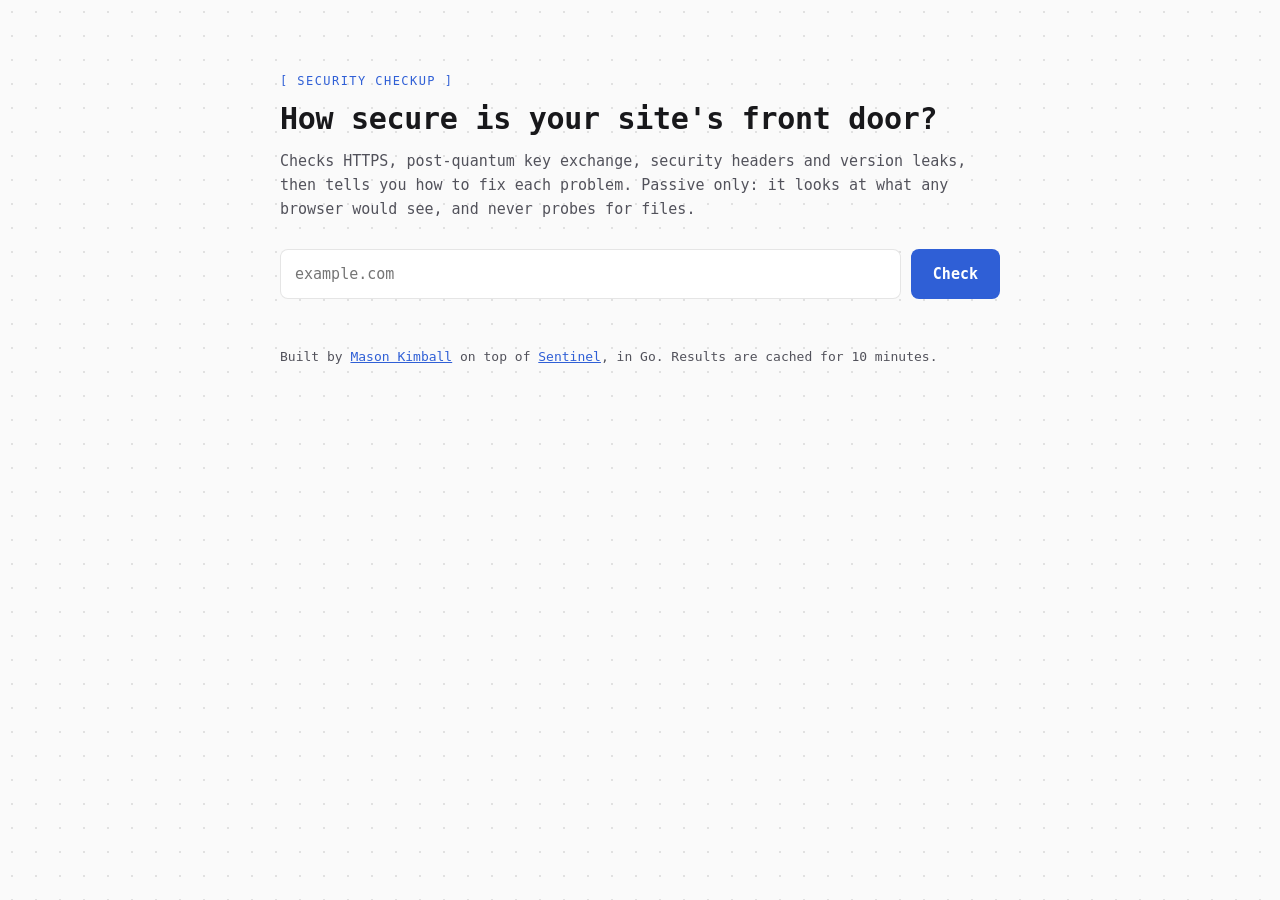
<file: cmd/checkup/static/index.html>
<!doctype html>
<html lang="en">
<head>
  <meta charset="utf-8">
  <meta name="viewport" content="width=device-width, initial-scale=1">
  <title>Site Security Checkup · Mason Kimball</title>
  <meta name="description" content="Grade any website's HTTPS, post-quantum TLS, and security headers, with fixes for each problem.">
  <link rel="icon" href="data:,">
  <link rel="stylesheet" href="app.css">
  <script src="app.js" defer></script>
</head>
<body>
  <main>
    <header>
      <p class="eyebrow">[ security checkup ]</p>
      <h1>How secure is your site's front door?</h1>
      <p class="lede">Checks HTTPS, post-quantum key exchange, security headers and version leaks, then tells you how to fix each problem. Passive only: it looks at what any browser would see, and never probes for files.</p>
    </header>

    <form id="form" autocomplete="off">
      <label for="url" class="sr-only">Website address</label>
      <input id="url" name="url" type="text" inputmode="url" placeholder="example.com" spellcheck="false" required>
      <button id="go" type="submit">Check</button>
    </form>
    <p id="error" class="error" role="alert" hidden></p>

    <section id="report" hidden aria-live="polite">
      <div class="summary">
        <div id="grade" class="grade">A</div>
        <div>
          <p id="site" class="site"></p>
          <p id="score" class="muted"></p>
        </div>
      </div>
      <ul id="findings" class="findings"></ul>
    </section>

    <footer>
      <p class="muted">Built by <a href="https://masonkimball.dev" rel="noopener">Mason Kimball</a> on top of
        <a href="https://masonkimball.dev/projects/sentinel" rel="noopener">Sentinel</a>, in Go.
        Results are cached for 10 minutes.</p>
    </footer>
  </main>

  <template id="finding">
    <li class="finding">
      <span class="badge"></span>
      <div>
        <p class="name"></p>
        <p class="detail"></p>
        <p class="tip"></p>
      </div>
    </li>
  </template>
</body>
</html>
</file>
<file: cmd/checkup/static/app.css>
:root {
  --bg: #0b0b0c;
  --surface: #141416;
  --border: rgba(255, 255, 255, 0.1);
  --fg: #f4f4f5;
  --muted: #a1a1aa;
  --accent: #5b8cff;
  --ok: #3fbf74;
  --warn: #e0a82e;
  --fail: #f05a5f;
  color-scheme: dark;
}
@media (prefers-color-scheme: light) {
  :root {
    --bg: #fafafa; --surface: #ffffff; --border: rgba(0, 0, 0, 0.1);
    --fg: #18181b; --muted: #52525b; --accent: #2f5fd6;
    --ok: #1f9d55; --warn: #b7791f; --fail: #d6363b;
    color-scheme: light;
  }
}
* { box-sizing: border-box; }
body {
  margin: 0;
  background: var(--bg);
  color: var(--fg);
  font: 15px/1.6 ui-monospace, "JetBrains Mono", SFMono-Regular, Menlo, monospace;
  background-image: radial-gradient(var(--border) 1px, transparent 1px);
  background-size: 24px 24px;
}
main { max-width: 760px; margin: 0 auto; padding: 72px 20px 48px; }
a { color: var(--accent); }
.eyebrow { color: var(--accent); font-size: 12px; letter-spacing: 0.12em; text-transform: uppercase; margin: 0; }
h1 { font-size: 30px; line-height: 1.2; margin: 10px 0 12px; letter-spacing: -0.01em; }
.lede, .muted { color: var(--muted); }
.lede { margin: 0 0 28px; }
.sr-only { position: absolute; width: 1px; height: 1px; overflow: hidden; clip: rect(0 0 0 0); }

form { display: flex; gap: 10px; }
input {
  flex: 1; min-width: 0; font: inherit; color: var(--fg);
  background: var(--surface); border: 1px solid var(--border);
  padding: 12px 14px; border-radius: 8px;
}
input:focus { outline: 2px solid var(--accent); outline-offset: 1px; }
button {
  font: inherit; font-weight: 600; cursor: pointer;
  background: var(--accent); color: #fff; border: 0; padding: 0 22px; border-radius: 8px;
}
button:disabled { opacity: 0.6; cursor: progress; }
.error { color: var(--fail); margin: 12px 0 0; }

#report { margin-top: 36px; }
.summary {
  display: flex; align-items: center; gap: 20px;
  background: var(--surface); border: 1px solid var(--border); border-radius: 12px; padding: 20px;
}
.grade {
  width: 76px; height: 76px; flex: none; border-radius: 12px;
  display: grid; place-items: center; font-size: 40px; font-weight: 800; color: #fff;
}
.grade[data-grade="A"] { background: var(--ok); }
.grade[data-grade="B"] { background: #7aa83a; }
.grade[data-grade="C"], .grade[data-grade="D"] { background: var(--warn); }
.grade[data-grade="F"] { background: var(--fail); }
.grade[data-grade="?"] { background: var(--muted); }
.site { font-weight: 700; margin: 0; overflow-wrap: anywhere; }
.summary .muted { margin: 2px 0 0; font-size: 13px; }

.findings { list-style: none; padding: 0; margin: 14px 0 0; border: 1px solid var(--border); border-radius: 12px; background: var(--surface); }
.finding { display: grid; grid-template-columns: 26px 1fr; gap: 10px; padding: 14px 18px; }
.finding + .finding { border-top: 1px solid var(--border); }
.badge { font-weight: 800; text-align: center; }
.badge[data-status="ok"] { color: var(--ok); }
.badge[data-status="warn"] { color: var(--warn); }
.badge[data-status="fail"] { color: var(--fail); }
.name { margin: 0; font-weight: 700; }
.detail { margin: 2px 0 0; overflow-wrap: anywhere; }
.tip { margin: 6px 0 0; color: var(--muted); font-size: 13px; }
.tip:empty { display: none; }

footer { margin-top: 48px; font-size: 13px; }

@media (max-width: 520px) {
  main { padding-top: 40px; }
  h1 { font-size: 24px; }
  form { flex-direction: column; }
  button { padding: 12px; }
}
</file>
